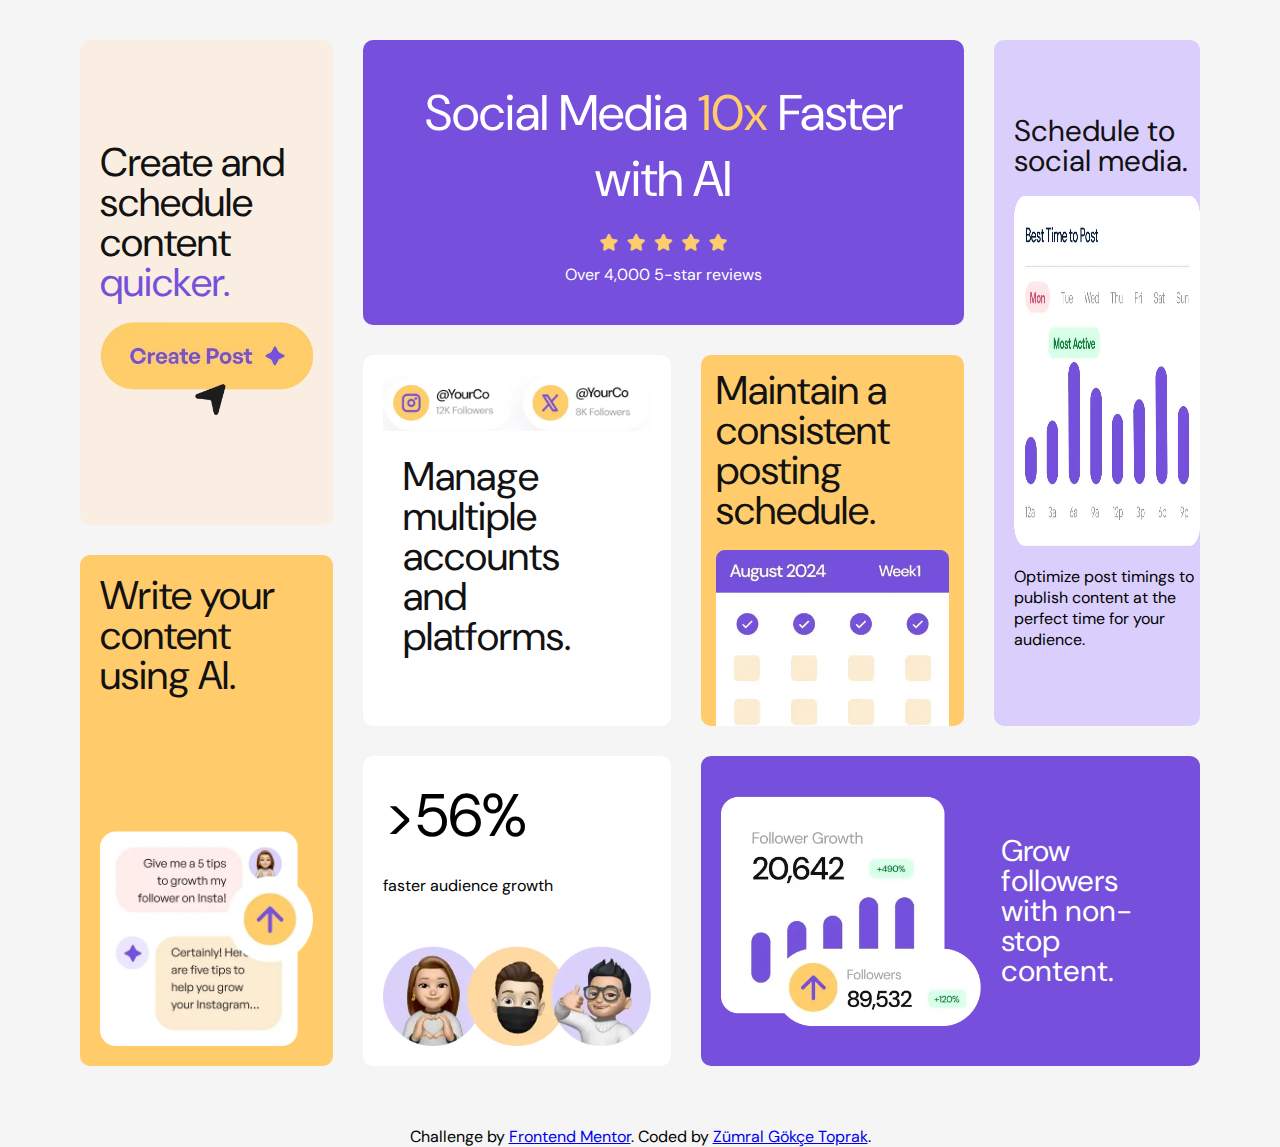
<file: bento-grid-main/index.html>
<!DOCTYPE html>
<html lang="en">
<head>
  <meta charset="UTF-8">
  <meta name="viewport" content="width=device-width, initial-scale=1.0"> <!-- displays site properly based on user's device -->

  <link rel="icon" type="image/png" sizes="32x32" href="./assets/images/favicon-32x32.png">
  
  <title>Frontend Mentor | Bento grid</title>
  <link rel="stylesheet" href="style.css">

  <!-- Feel free to remove these styles or customise in your own stylesheet 👍 -->
  
</head>
<body>

  <main class="grid-container">
    <div class="social-grid">
      <h2>Social Media <span>10x</span> Faster with AI</h2>
      <img src="assets/images/illustration-five-stars.webp" alt="five-stars">
      <p>Over 4,000 5-star reviews</p>
    </div>
    <div class="manage-grid">
      <img src="assets/images/illustration-multiple-platforms.webp" alt="illustration-multiple-platforms">
      <h2> Manage multiple accounts and platforms.</h2>
    </div>
    <div class="maintain-grid">
      <h2> Maintain a consistent posting schedule.</h2>
      <img src="assets/images/illustration-consistent-schedule.webp" alt="illustration-consistent-schedule">
    </div>
    <div class="schedule-grid">
      <h2>Schedule to social media.</h2>
      <img src="assets/images/illustration-schedule-posts.webp" alt="illustration-schedule-posts">
      <p>Optimize post timings to publish content at the perfect time for your audience.</p>
    </div>
    <div class="grow-grid">
      <img src="assets/images/illustration-grow-followers.webp" alt="illustration-grow-followers">
      <h2>Grow followers with non-stop content.</h2>
    </div>
    <div class="faster-grid">
      <p>>56%</p>
      <p>faster audience growth</p>
      <img src="assets/images/illustration-audience-growth.webp" alt="illustration-grow-followers">
    </div>
    <div class="create-grid">
      <h2>Create and schedule content <span>quicker.</span></h2>
     <img src="assets/images/illustration-create-post.webp" alt="illustration-create-post">
    </div>
    <div class="write-grid">
      <h2>Write your content using AI.</h2>
     <img src="assets/images/illustration-ai-content.webp" alt="illustration-ai-content">
    </div>
  </main>
  <div class="attribution">
    Challenge by <a href="https://www.frontendmentor.io?ref=challenge">Frontend Mentor</a>. 
    Coded by <a href="#">Zümral Gökçe Toprak</a>.
  </div>
</body>
</html>
</file>
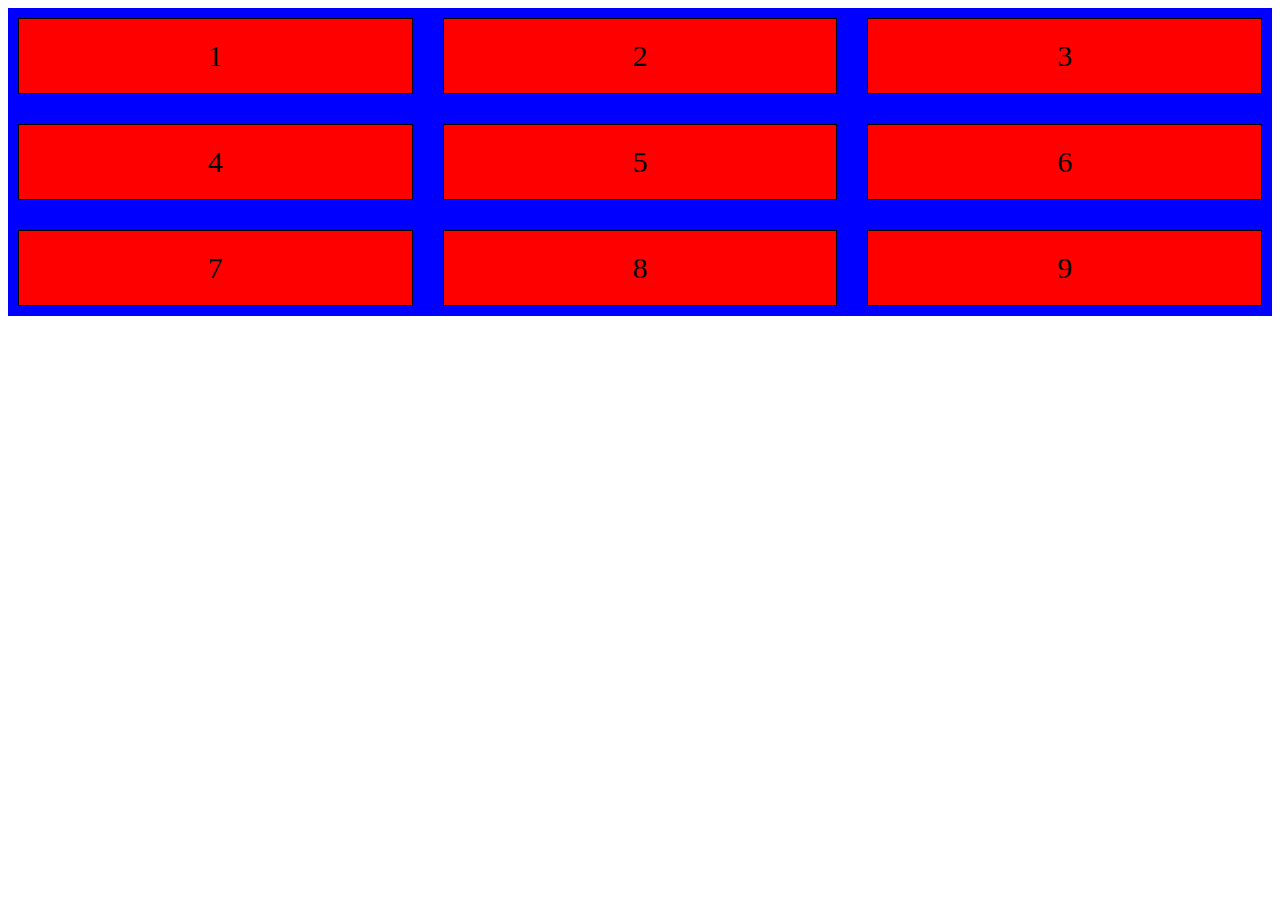
<file: bento-grid-main/design/grid.html>
<!DOCTYPE html>
<html lang="en">
<head>
     <meta charset="UTF-8">
     <meta name="viewport" content="width=device-width, initial-scale=1.0">
     <title>Grid Html</title>
     <style>
          .grid-container{
               background-color: blue;
               padding: 10px;
               display: grid;
               grid-template-columns: auto auto auto;
               column-gap: 30px;
               row-gap: 30px;
          }

          .grid-item{
               background-color: red;
               padding: 20px;
               text-align: center;
               font-size: 30px;
               border: 1px solid black;
          }

     </style>
</head>
<body>

     <div class="grid-container">
          <div class="grid-item">1</div>
          <div class="grid-item">2</div>
          <div class="grid-item">3</div>
          <div class="grid-item">4</div>
          <div class="grid-item">5</div>
          <div class="grid-item">6</div>
          <div class="grid-item">7</div>
          <div class="grid-item">8</div>
          <div class="grid-item">9</div>
     </div>
     
</body>
</html>
</file>
<file: bento-grid-main/style.css>
@import url('https://fonts.googleapis.com/css2?family=DM+Sans:ital,opsz,wght@0,9..40,100..1000;1,9..40,100..1000&display=swap');

*{
     margin: 0;
     padding: 0;
     box-sizing: border-box;
}

body{
     font-family: 'DM Sans', sans-serif;
     background-color: #f5f5f5;
     display: grid;
     place-items: center;
}

.grid-container{
     padding: 40px;
     display: grid;
     gap: 30px;
     grid-template-areas: 
          'create social social schedule '
          'create manage maintain schedule'
          'write manage maintain schedule'
          'write faster grow grow';
          max-width: 1200px;
     
}

.social-grid{
     grid-area: social;
     background-color: hsl(256, 67%, 59%);
     display: flex;
     flex-direction: column;
     justify-content: center;
     align-items: center;
     text-align: center;
     border-radius: 10px;
     padding: 40px;
}

.social-grid h2{
     color: white;
     font-size: 50px;
     font-weight: 400;
     font-family: 'DM Sans', sans-serif;
     margin-bottom: 20px;
}

.social-grid span{
     color: hsl(39, 100%, 71%);
}

.social-grid img{
     width: 25%;
     height: auto;
}

.social-grid p{
     color: white;
     font-size: 16px;
     font-weight: 400;
     margin-top: 10px;
}

.manage-grid{
     grid-area: manage;
     background-color: hsl(0, 0%, 100%);
     border-radius: 10px;
      padding: 20px;
}

.manage-grid h2{
     color: hsl(0, 0%, 7%);
     font-size: 40px;
     font-weight: 400;
     font-family: 'DM Sans', sans-serif;
     line-height: 1;
     padding: 20px;

}
.manage-grid img{
     width: 100%;
     height: auto;
     
}
.maintain-grid{
     grid-area: maintain;
     background-color: hsl(39, 100%, 71%);
     border-radius: 10px;
     display: grid;
     align-content: space-between;
     padding: 15px 15px 0 15px;
}


.maintain-grid h2{
     color: hsl(0, 0%, 7%);
     font-size: 40px;
     font-weight: 400;
     font-family: 'DM Sans', sans-serif;
     line-height: 1;
     padding-bottom: 20px;
}

.maintain-grid img{
     width: 100%;
     height: auto;
}


.schedule-grid{
     grid-area: schedule;
     background-color: hsl(254, 88%, 90%);
     display: flex;
     flex-direction: column;
     justify-content: center;
     gap: 20px;
     padding: 20px 0 20px 20px;
     border-radius: 10px;
}

.schedule-grid img{
     width: 100%;
     height: 350px;
}

.schedule-grid h2{
     color: hsl(0, 0%, 7%);
     font-size: 30px;
     font-weight: 400;
     font-family: 'DM Sans', sans-serif;
     line-height: 1;
     
}

.grow-grid{
     grid-area: grow;
     background-color:hsl(256, 67%, 59%);
     display: flex;
     align-items: center;
     justify-content: center;
     gap: 20px;
     padding: 20px;
     border-radius: 10px;
}

.grow-grid h2{
     color: hsl(0, 0%, 100%);
     font-size: 30px;
     font-weight: 400;
     font-family: 'DM Sans', sans-serif;
     line-height: 1;
}

.grow-grid img{
     width: 100%;
     height: 230px;
}


.faster-grid{
     grid-area: faster;
     background-color: hsl(0, 0%, 100%);
     gap: 20px;
     display: flex;
     flex-direction: column;
     padding: 20px;
     border-radius: 10px;
}

.faster-grid p:first-child{
     font-size: 60px;
}
.faster-grid p:last-child{
     color: hsl(0, 0%, 7%);
     font-size: 45px;
     font-weight: 400;
}

.faster-grid img{
     margin-top: 30px;
     width: 100%;
     height: auto;
}

.create-grid{
     grid-area: create;
     background-color: hsl(31, 66%, 93%);
     display: flex;
     flex-wrap: wrap;
     padding: 20px;
     border-radius: 10px;
     align-content: center;
}

.create-grid h2{
     color: hsl(0, 0%, 7%);
     font-size: 40px;
     font-weight: 400;
     font-family: 'DM Sans', sans-serif;
     line-height: 1;
}
.create-grid span{
     color: hsl(256, 67%, 59%);
}
.create-grid img{
     margin-top: 20px;
     width: 100%;
     height: auto;
}

.write-grid{
     grid-area: write;
     background-color: hsl(39, 100%, 71%);
     padding: 20px;
     border-radius: 10px;
     display: grid;
     align-content: space-between;
}

.write-grid h2{
     color: hsl(0, 0%, 7%);
     font-size: 40px;
     font-weight: 400;
     font-family: 'DM Sans', sans-serif;
     line-height: 1;

}

.write-grid img{
     width: 100%;
     height: auto;
}

.attribution{
     text-align: center;
     margin-top: 20px;
}


@media (max-width: 375px) {
     .grid-container{
          grid-template-areas: 
               'social'
               'manage'
               'maintain'
               'schedule'
               'grow'
               'faster'
               'create'
               'write';
     }

     .create-grid img,.write-grid img,.faster-grid img,.grow-grid img,.maintain-grid img{
          width: 50%;
     }
     .social-grid img{
          width: 100%;
     }

     .social-grid h2{
          font-size: 40px;
          line-height: 1;
     }

     .manage-grid h2{
          font-size: 25px;
     }

     .maintain-grid h2{
          font-size: 25px;
     }

     .schedule-grid{
          padding: 20px;
     }

     .grow-grid{
          display: flex;
          flex-direction: column;
     }

     .grow-grid h2{
          text-align: center;
          font-size: 30px;
     }

     .faster-grid p:first-child{
          font-size: 30px;
     }

     .faster-grid img{
          margin-top: 0;
     }
     .create-grid h2{
          font-size: 25px;
     }

     .write-grid h2{
          font-size: 25px;
          margin-bottom: 10px;
     }


}
</file>
